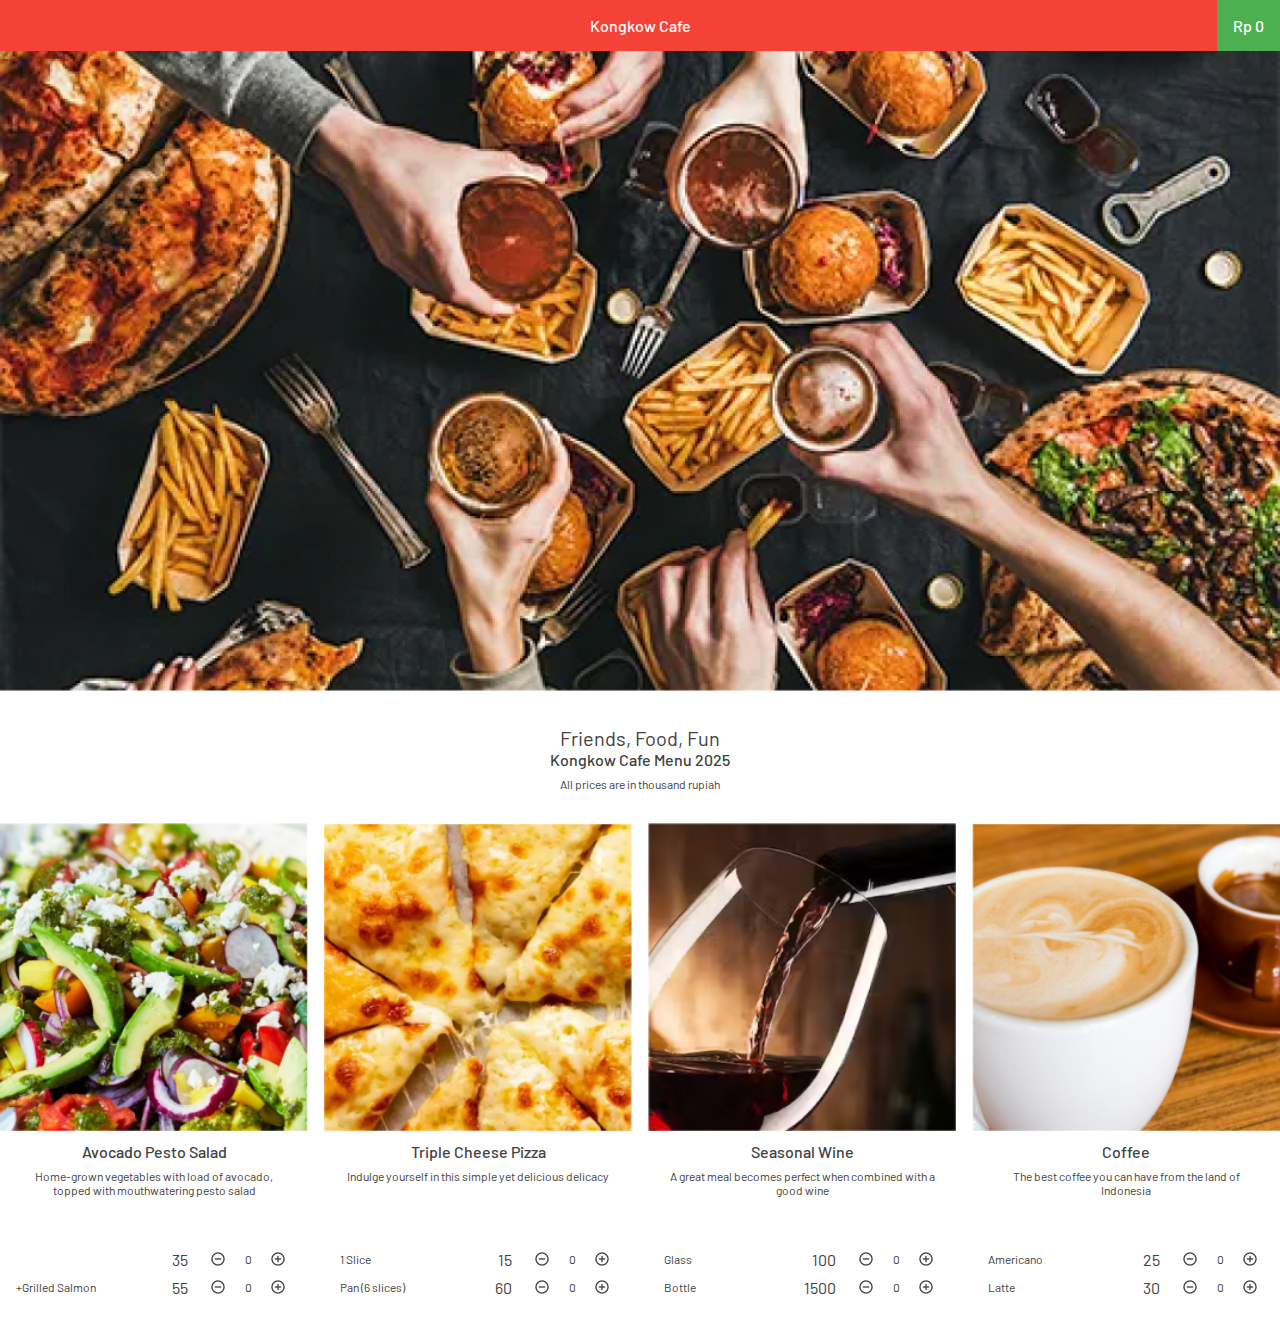
<file: index.html>
<!DOCTYPE html>

<html>

<head>
    <meta charset="utf-8" />
    <meta name="viewport" content="width=device-width" />
    <link rel="stylesheet" href="index.css" />

    <link rel="preconnect" href="https://fonts.googleapis.com">
    <link rel="preconnect" href="https://fonts.gstatic.com" crossorigin>
    <link href="https://fonts.googleapis.com/css2?family=Barlow:wght@400;500&display=swap" rel="stylesheet">
</head>

<body>
    <div class="appbar">
        Kongkow Cafe
        <button id="checkout" onclick="checkout()">Rp 0</button>
    </div>
    <div class="hero">
        <img src="./assets/cover.jpg" alt="hero">
    </div>
    <div class="header-text">
        <span class="tagline">Friends, Food, Fun</span>
        <span class="document-title">Kongkow Cafe Menu 2025</span>
        <span class="price-note">All prices are in thousand rupiah</span>
    </div>

    <div class="menu-area" id="menu-area"></div>
</body>

<script src="db.js"></script>
<script src="index.js"></script>

</html>
</file>
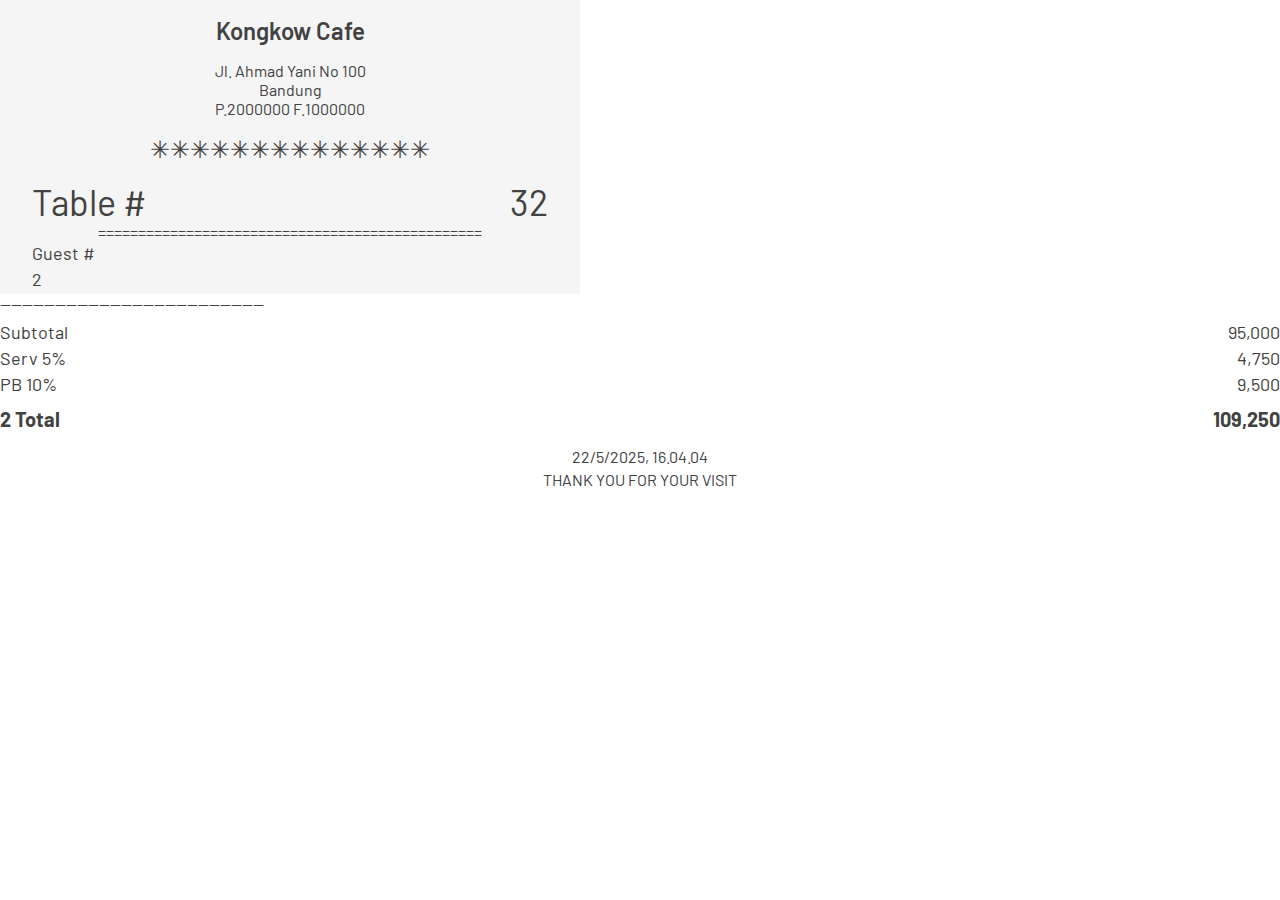
<file: order-confirmation/index.html>
<!DOCTYPE html>

<html>

<head>
    <meta charset="utf-8" />
    <meta name="viewport" content="width=device-width" />
    <link rel="stylesheet" href="index.css" />
    <link rel="preconnect" href="https://fonts.googleapis.com">
    <link rel="preconnect" href="https://fonts.gstatic.com" crossorigin>
    <link href="https://fonts.googleapis.com/css2?family=Barlow:wght@400;500&display=swap" rel="stylesheet">
</head>

<body>
    <div class="bill">
        <div class="place">
            <div class="place-name">Kongkow Cafe</div>
            <div class="place-street">Jl. Ahmad Yani No 100</div>
            <div class="place-street">Bandung</div>
            <div class="place-street">P.2000000 F.1000000</div>
        </div>
        <div class="divider">✳✳✳✳✳✳✳✳✳✳✳✳✳✳</div>
        <div class="table">
            <div class="table-title">Table #</div>
            <div class="table-number">32</div>
        </div>
        <div class="line">================================================</div>
        
        <div class="guest-info">Guest #</div>
        <div class="guest-number">2</div>
        <div class="ordered-menus" id="ordered-menus"></div>
    </div>
    <div class="line">------------------------------------------------</div>
     <div class="totals">
            <div class="row"><span>Subtotal</span><span>95,000</span></div>
            <div class="row"><span>Serv 5%</span><span>4,750</span></div>
            <div class="row"><span>PB 10%</span><span>9,500</span></div>
            <div class="row total"><span>2 Total</span><span>109,250</span></div>
        </div>
        <div class="date">22/5/2025, 16.04.04</div>
        <div class="thanks">THANK YOU FOR YOUR VISIT</div>
    
</body>

<script src="../db.js"></script>
<script src="index.js"></script>

</html>
</file>
<file: index.css>
*,
html,
body {
    margin: 0;
    padding: 0;
    color: #424242;
    font-family: 'Barlow';
}

body {
    background-color: white;
}

button {
    all: unset;
    transition: all 0.2s ease-in-out;
    display: flex;
    align-items: center;
    justify-content: center;
    width: 28px;
    height: 28px;
    border-radius: 100%;
}

button:hover {
    background-color: rgba(0, 0, 0, 0.1);
}

button:active {
    background-color: rgba(0, 0, 0, 0.2);
}

button:hover > img {
    width: 18px;
    height: 18px;
}

button:active > img {
    width: 14px;
    height: 14px;
}

div.appbar {
    position: sticky;
    top: 0;
    display: flex;
    flex-direction: row;
    justify-content: center;
    padding: 16px;
    background-color: #f44336;
    color: white;
    font-size: 16px;
    font-weight: 500;
}

div.hero img {
    aspect-ratio: 2;
    width: 100%;
    object-fit: cover;
}

div.header-text {
    padding: 32px;
    display: flex;
    flex-direction: column;
    align-items: center;
}

span.tagline {
    font-size: 20px;
}

span.document-title {
    font-size: 16px;
    font-weight: 500;
}

span.price-note {
    font-size: 12px;
    margin-top: 8px;
}

div.menu-area {
    display: grid;
    grid-template-columns: repeat(2, 1fr);
    gap: 16px;
}

div.menu-tile {
    display: flex;
    flex-direction: column;
    padding-bottom: 16px;
}

div.menu-photo img {
    aspect-ratio: 1;
    object-fit: cover;
    width: 100%;
}

div.menu-tile-name {
    font-weight: 500;
    font-size: 16px;
    padding: 8px 16px;
    align-self: stretch;
    text-align: center;
}

div.menu-tile-description {
    font-size: 12px;
    align-self: stretch;
    text-align: center;
    padding: 0 16px;
    padding-bottom: 16px;
    height: 60px;
}

div.menu-price-row {
    display: flex;
    flex-direction: row;
    /* Optional, sdh by default */
    justify-content: space-between;
    align-items: center;
    padding: 0 16px;
}

span.price-description {
    font-size: 12px;
}

div.price-and-qty {
    display: flex;
    align-items: center;
    gap: 8px;
}

.price {
    margin-right: 8px;
}

.qty {
    font-size: 12px;
    width: 16px;
    text-align: center;
}

.appbar > button {
    all: unset;
    padding: 0 16px;
    position: absolute;
    right: 0;
    top: 0;
    background-color: #4caf50;
    height: 100%;
    cursor: pointer;
}

@media (min-width: 600px) {
    div.menu-area {
        grid-template-columns: repeat(3, 1fr);
    }
}

@media (min-width: 800px) {
    div.menu-area {
        grid-template-columns: repeat(4, 1fr);
    }
}
</file>
<file: order-confirmation/index.css>
*,
html,
body {
    margin: 0;
    padding: 0;
    color: #424242;
    font-family: 'Barlow';
    box-sizing: border-box;
}

div.bill {
    width: 580px;
    background-color: #f5f5f5;
    display: flex;
    flex-direction: column;
    align-items: center;
    padding: 0 32px;
}

div.place-name {
    font-size: 24px;
    font-weight: 600;
    padding: 16px;
}

div.place-street {
    text-align: center;
}

div.divider {
    font-size: 24px;
    padding: 16px 0;
}

div.table {
    width: 100%;
    display: flex;
    flex-direction: row;
    justify-content: space-between;
    font-size: 36px;
}

div.guest-info,
.guest-number {
    width: 100%;
    font-size: 18px;
    text-align: left;
    margin-bottom: 4px;
}

div.ordered-menus {
    width: 100%;
    display: flex;
    flex-direction: column;
    gap: 4px;
}

div.row {
    display: flex;
    justify-content: space-between;
    width: 100%;
}

div.totals {
    width: 100%;
    display: flex;
    flex-direction: column;
    gap: 4px;
    font-size: 18px;
    margin: 8px 0;
}

div.total {
    font-weight: bold;
    font-size: 20px;
    margin-top: 8px;
}

div.date {
    font-size: 16px;
    text-align: center;
    margin-top: 16px;
}

div.thanks {
    font-size: 16px;
    text-align: center;
    margin-top: 4px;
}
</file>
